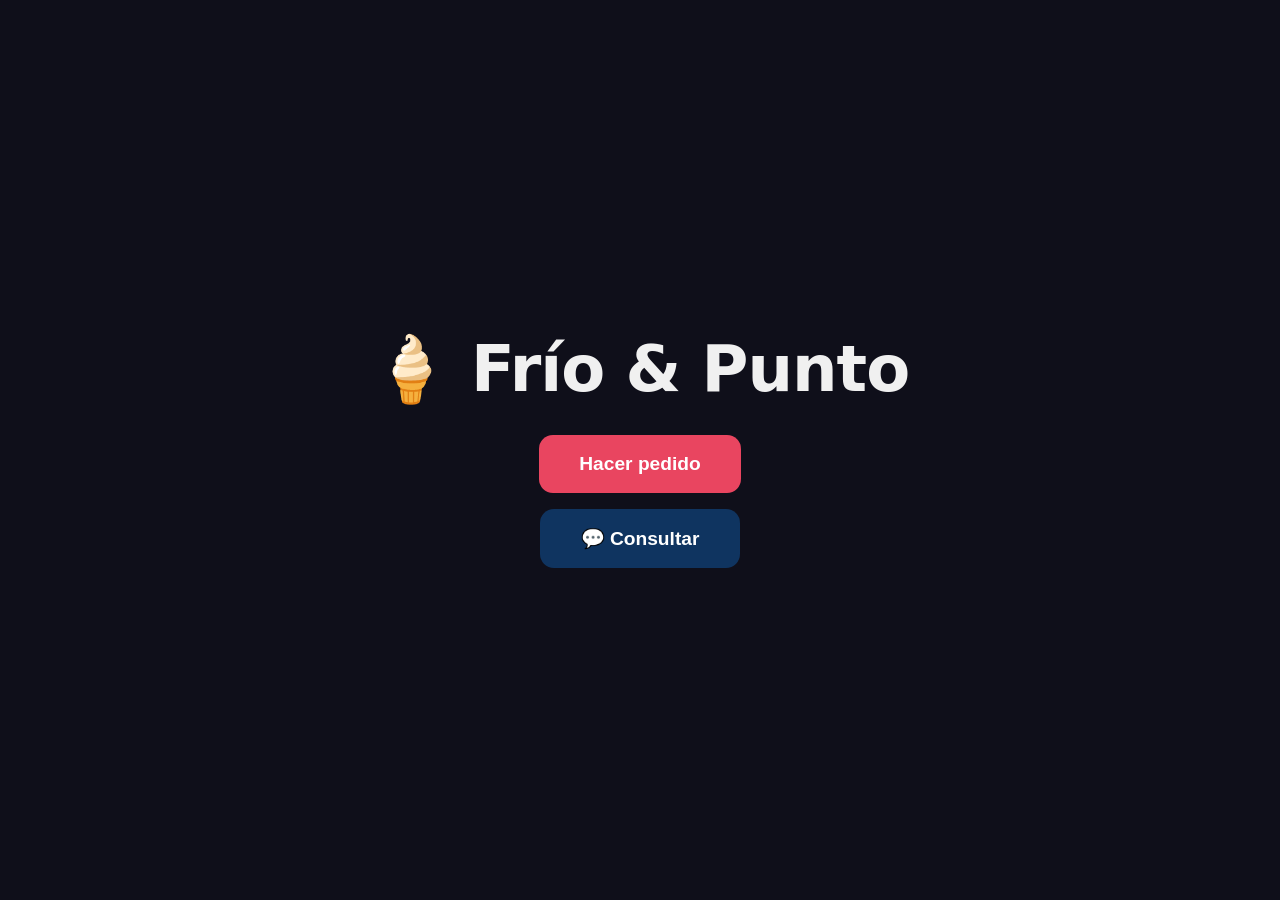
<file: frontend/index.html>
<!DOCTYPE html>
<html lang="es">
<head>
  <meta charset="UTF-8" />
  <meta name="viewport" content="width=device-width, initial-scale=1.0" />
  <title>Frío &amp; Punto</title>
  <link rel="stylesheet" href="style.css" />
</head>
<body>

<div id="app">

  <!-- ══════════════════════════════════════════
       PANTALLA 1 — INICIO
  ══════════════════════════════════════════ -->
  <div id="screen-inicio" class="screen active">
    <div class="logo">🍦 Frío &amp; Punto</div>
    <div class="acciones">
      <button class="btn-primario" onclick="irAProductos()">Hacer pedido</button>
      <button class="btn-secundario" onclick="toggleChat()">💬 Consultar</button>
    </div>
    <div id="chat-area">
      <div id="chat-mensajes"></div>
      <div class="chat-input-row">
        <input id="chat-input" type="text" placeholder="¿En qué te puedo ayudar?" autocomplete="off" />
        <button onclick="enviarConsulta()">Enviar</button>
      </div>
    </div>
  </div>

  <!-- ══════════════════════════════════════════
       PANTALLA 2 — ELEGÍ PRODUCTO
  ══════════════════════════════════════════ -->
  <div id="screen-productos" class="screen">
    <div class="screen-top">
      <button class="btn-volver" onclick="showScreen('inicio')">← Inicio</button>
      <h2>¿Qué tamaño?</h2>
    </div>
    <div id="productos-grid" class="grid-productos"></div>
  </div>

  <!-- ══════════════════════════════════════════
       PANTALLA 3 — ELEGÍ SABORES
  ══════════════════════════════════════════ -->
  <div id="screen-sabores" class="screen">
    <div class="screen-top">
      <button class="btn-volver" onclick="showScreen('productos')">← Volver</button>
      <h2 id="titulo-sabores">Elegí sabores</h2>
      <span id="contador-sabores" class="contador">0 / 0</span>
    </div>
    <label class="filtro-tacc">
      <input type="checkbox" id="filtro-sin-tacc" onchange="filtrarSabores()" />
      Filtrar sin TACC
    </label>
    <div id="sabores-grid" class="grid-sabores"></div>
    <div class="acciones-footer">
      <button id="btn-confirmar-sabores" class="btn-primario" disabled onclick="irAResumen()">
        Confirmar
      </button>
    </div>
  </div>

  <!-- ══════════════════════════════════════════
       PANTALLA 4 — RESUMEN
  ══════════════════════════════════════════ -->
  <div id="screen-resumen" class="screen">
    <div class="screen-top">
      <button id="btn-volver-sabores" class="btn-volver" onclick="showScreen('sabores')">← Volver</button>
      <h2>Tu pedido</h2>
    </div>
    <div id="resumen-detalle"></div>
    <div class="acciones-footer">
      <button id="btn-confirmar-pedido" class="btn-primario" onclick="confirmarPedido()">
        Confirmar
      </button>
      <button id="btn-nuevo-pedido" class="btn-primario" onclick="nuevoPedido()" style="display:none">
        Nuevo pedido
      </button>
    </div>
  </div>

</div><!-- #app -->

<script>
  const API = 'http://localhost:8000';

  // ── Estado global ──────────────────────────────────
  let productos        = [];
  let todosLosSabores  = [];
  let saboresMostrados = [];
  let selectedProducto = null;
  let selectedSabores  = [];   // [{id, nombre}]

  // ── Navegación ─────────────────────────────────────
  function showScreen(name) {
    document.querySelectorAll('.screen').forEach(s => s.classList.remove('active'));
    document.getElementById('screen-' + name).classList.add('active');
  }

  // ── PANTALLA 1 — INICIO ────────────────────────────
  async function irAProductos() {
    showScreen('productos');
    const grid = document.getElementById('productos-grid');
    grid.innerHTML = '<p class="msg-cargando">Cargando...</p>';

    try {
      const res = await fetch(`${API}/productos`);
      if (!res.ok) throw new Error();
      productos = await res.json();
      renderProductos();
    } catch {
      grid.innerHTML = '<p class="msg-error">No se pudo cargar el menú. Intentá de nuevo.</p>';
    }
  }

  function toggleChat() {
    document.getElementById('chat-area').classList.toggle('visible');
  }

  // ── PANTALLA 2 — PRODUCTOS ─────────────────────────
  function renderProductos() {
    const grid = document.getElementById('productos-grid');
    grid.innerHTML = productos.map(p => `
      <button class="card-producto" onclick="seleccionarProducto(${p.id})">
        <span class="nombre">${p.nombre}</span>
        <span class="precio">$${Number(p.precio).toLocaleString('es-AR')}</span>
      </button>
    `).join('');
  }

  async function seleccionarProducto(id) {
    selectedProducto  = productos.find(p => p.id === id);
    selectedSabores   = [];

    document.getElementById('titulo-sabores').textContent =
      `${selectedProducto.nombre} — elegí hasta ${selectedProducto.sabores_max}`;
    document.getElementById('filtro-sin-tacc').checked = false;

    showScreen('sabores');

    const grid = document.getElementById('sabores-grid');
    grid.innerHTML = '<p class="msg-cargando">Cargando sabores...</p>';

    try {
      const res = await fetch(`${API}/sabores`);
      if (!res.ok) throw new Error();
      todosLosSabores  = await res.json();
      saboresMostrados = [...todosLosSabores];
      actualizarContador();
      renderSabores();
    } catch {
      grid.innerHTML = '<p class="msg-error">No se pudieron cargar los sabores.</p>';
    }
  }

  // ── PANTALLA 3 — SABORES ───────────────────────────
  function renderSabores() {
    const max  = selectedProducto.sabores_max;
    const grid = document.getElementById('sabores-grid');

    grid.innerHTML = saboresMostrados.map(s => {
      const sel = selectedSabores.some(x => x.id === s.id);
      const dis = !sel && selectedSabores.length >= max;
      // Escapamos comillas en el nombre para el inline handler
      const nombreEscapado = s.nombre.replace(/'/g, "\\'");
      return `
        <label class="card-sabor ${sel ? 'seleccionado' : ''} ${dis ? 'deshabilitado' : ''}">
          <input type="checkbox"
                 ${sel ? 'checked' : ''}
                 ${dis ? 'disabled' : ''}
                 onchange="toggleSabor(${s.id}, this.checked, '${nombreEscapado}')">
          <span class="sabor-nombre">${s.nombre}</span>
          ${s.sin_tacc ? '<span class="badge">Sin TACC</span>' : ''}
        </label>
      `;
    }).join('');
  }

  function toggleSabor(id, checked, nombre) {
    if (checked) {
      selectedSabores.push({ id, nombre });
    } else {
      selectedSabores = selectedSabores.filter(s => s.id !== id);
    }
    actualizarContador();
    renderSabores();
  }

  function filtrarSabores() {
    const sinTacc    = document.getElementById('filtro-sin-tacc').checked;
    saboresMostrados = sinTacc
      ? todosLosSabores.filter(s => s.sin_tacc)
      : [...todosLosSabores];

    // Deseleccionar sabores que quedaron ocultos por el filtro
    selectedSabores = selectedSabores.filter(
      s => saboresMostrados.some(sv => sv.id === s.id)
    );

    actualizarContador();
    renderSabores();
  }

  function actualizarContador() {
    const max = selectedProducto?.sabores_max ?? 0;
    document.getElementById('contador-sabores').textContent =
      `${selectedSabores.length} / ${max}`;
    document.getElementById('btn-confirmar-sabores').disabled =
      selectedSabores.length === 0;
  }

  function irAResumen() {
    if (selectedSabores.length === 0) return;

    // Resetear estado del botón confirmar por si volvemos después de confirmar
    const btnConfirmar = document.getElementById('btn-confirmar-pedido');
    const btnNuevo     = document.getElementById('btn-nuevo-pedido');
    btnConfirmar.style.display = '';
    btnConfirmar.disabled      = false;
    btnConfirmar.textContent   = 'Confirmar';
    btnNuevo.style.display     = 'none';
    document.getElementById('btn-volver-sabores').style.display = '';

    renderResumen();
    showScreen('resumen');
  }

  // ── PANTALLA 4 — RESUMEN ───────────────────────────
  function renderResumen() {
    document.getElementById('resumen-detalle').innerHTML = `
      <div class="resumen-box">
        <div class="resumen-producto-nombre">${selectedProducto.nombre}</div>
        <div class="resumen-precio">$${Number(selectedProducto.precio).toLocaleString('es-AR')}</div>
        <ul class="resumen-sabores">
          ${selectedSabores.map(s => `<li>${s.nombre}</li>`).join('')}
        </ul>
      </div>
    `;
  }

  async function confirmarPedido() {
    const btn = document.getElementById('btn-confirmar-pedido');
    btn.disabled     = true;
    btn.textContent  = 'Confirmando...';

    try {
      const res = await fetch(`${API}/pedido`, {
        method:  'POST',
        headers: { 'Content-Type': 'application/json' },
        body:    JSON.stringify({
          producto_id:      selectedProducto.id,
          sabores_elegidos: selectedSabores,
        }),
      });

      if (!res.ok) {
        const err = await res.json();
        alert('Error: ' + (err.detail ?? 'No se pudo crear el pedido'));
        btn.disabled    = false;
        btn.textContent = 'Confirmar';
        return;
      }

      const pedido = await res.json();

      document.getElementById('resumen-detalle').innerHTML = `
        <div class="resumen-box">
          <div class="confirmado">✓ Pedido confirmado</div>
          <div class="pedido-id">Pedido #${pedido.id}</div>
          <div class="resumen-producto-nombre">${selectedProducto.nombre}</div>
          <div class="resumen-precio">$${Number(pedido.total).toLocaleString('es-AR')}</div>
          <ul class="resumen-sabores">
            ${pedido.sabores_elegidos.map(s => `<li>${s.nombre}</li>`).join('')}
          </ul>
        </div>
      `;

      btn.style.display = 'none';
      document.getElementById('btn-nuevo-pedido').style.display  = '';
      document.getElementById('btn-volver-sabores').style.display = 'none';

    } catch {
      alert('Error de conexión. Intentá de nuevo.');
      btn.disabled    = false;
      btn.textContent = 'Confirmar';
    }
  }

  function nuevoPedido() {
    selectedProducto  = null;
    selectedSabores   = [];
    todosLosSabores   = [];
    saboresMostrados  = [];
    showScreen('inicio');
  }

  // ── CHAT IA ────────────────────────────────────────
  async function enviarConsulta() {
    const input = document.getElementById('chat-input');
    const query = input.value.trim();
    if (!query) return;

    input.value = '';
    agregarMensaje('usuario', query);

    try {
      const res = await fetch(`${API}/ia/ask`, {
        method:  'POST',
        headers: { 'Content-Type': 'application/json' },
        body:    JSON.stringify({ query }),
      });

      if (!res.ok) {
        agregarMensaje('ia', 'Asistente no disponible. Consultá en caja.');
        return;
      }

      const data = await res.json();
      agregarMensaje('ia', data.answer);
    } catch {
      agregarMensaje('ia', 'Asistente no disponible. Consultá en caja.');
    }
  }

  function agregarMensaje(tipo, texto) {
    const contenedor = document.getElementById('chat-mensajes');
    const div        = document.createElement('div');
    div.className    = 'mensaje ' + tipo;
    div.textContent  = texto;
    contenedor.appendChild(div);
    contenedor.scrollTop = contenedor.scrollHeight;
  }

  document.getElementById('chat-input').addEventListener('keydown', e => {
    if (e.key === 'Enter') enviarConsulta();
  });
</script>

</body>
</html>
</file>
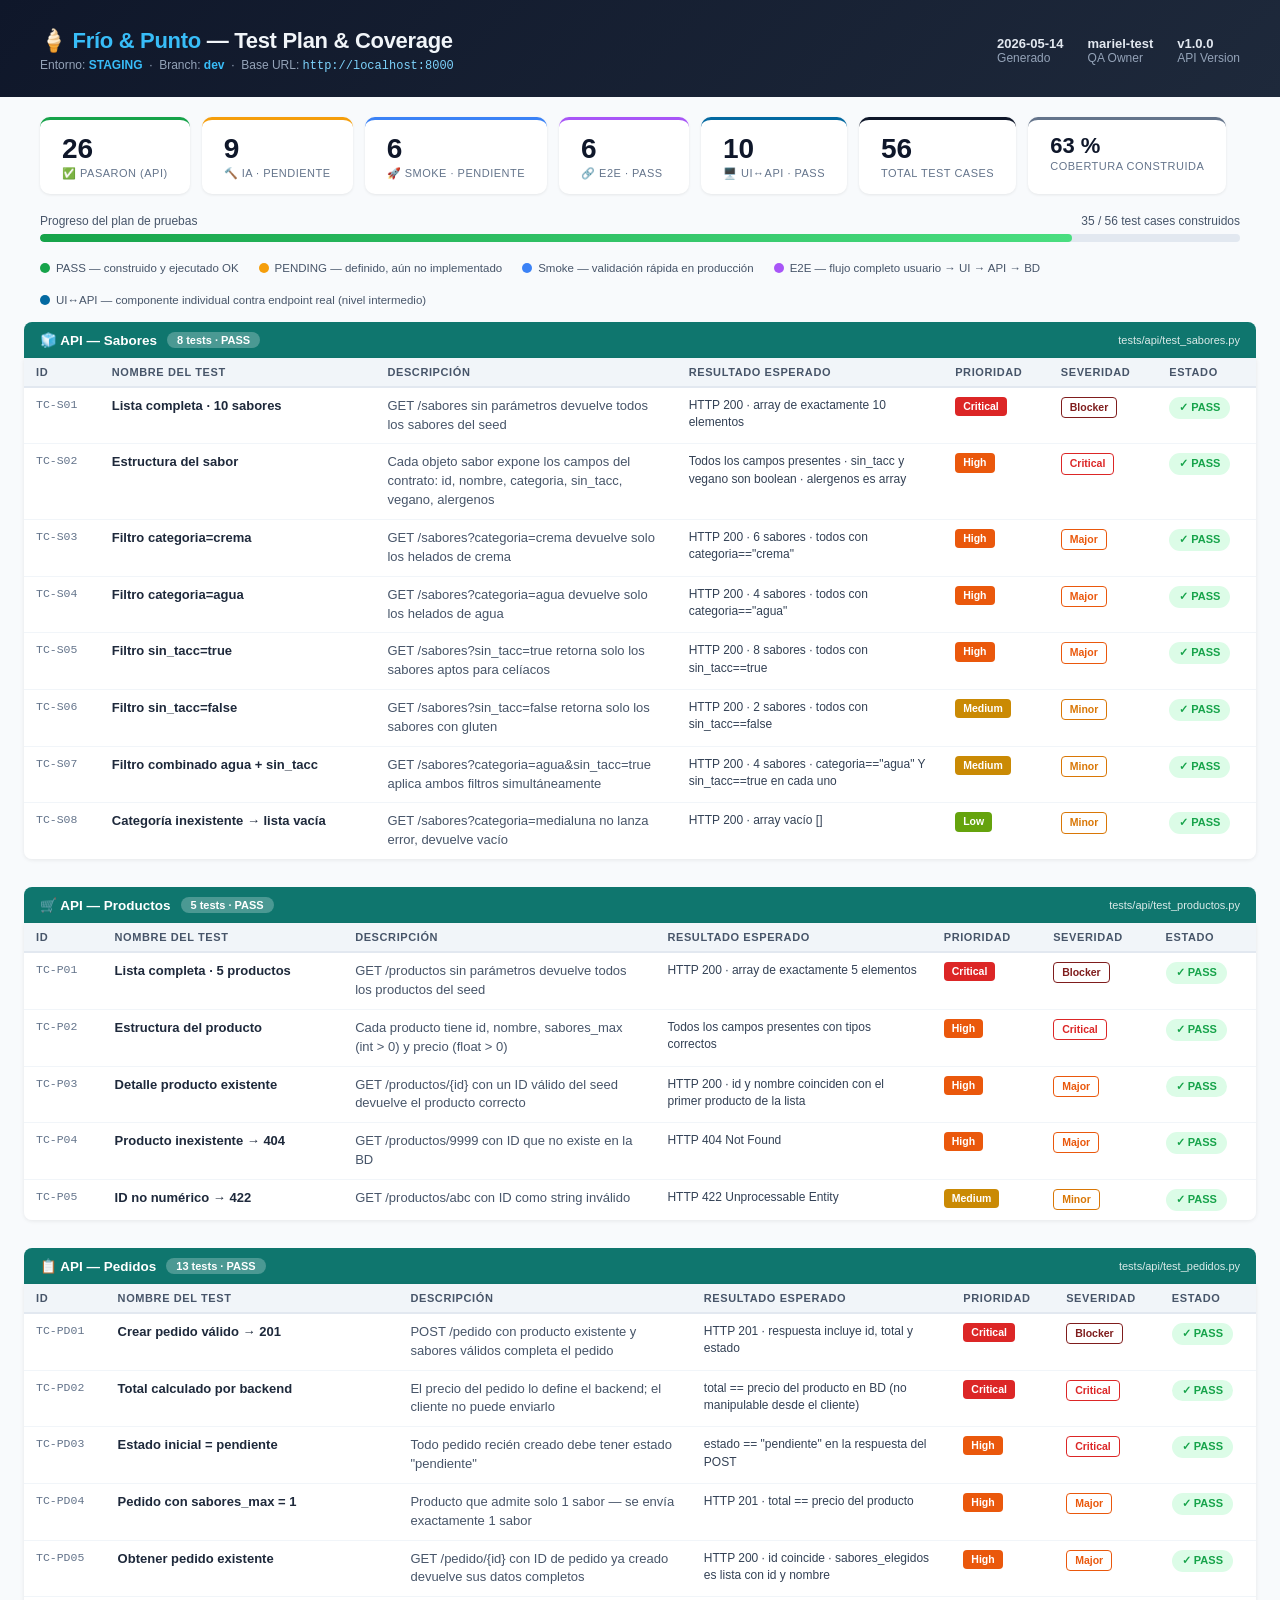
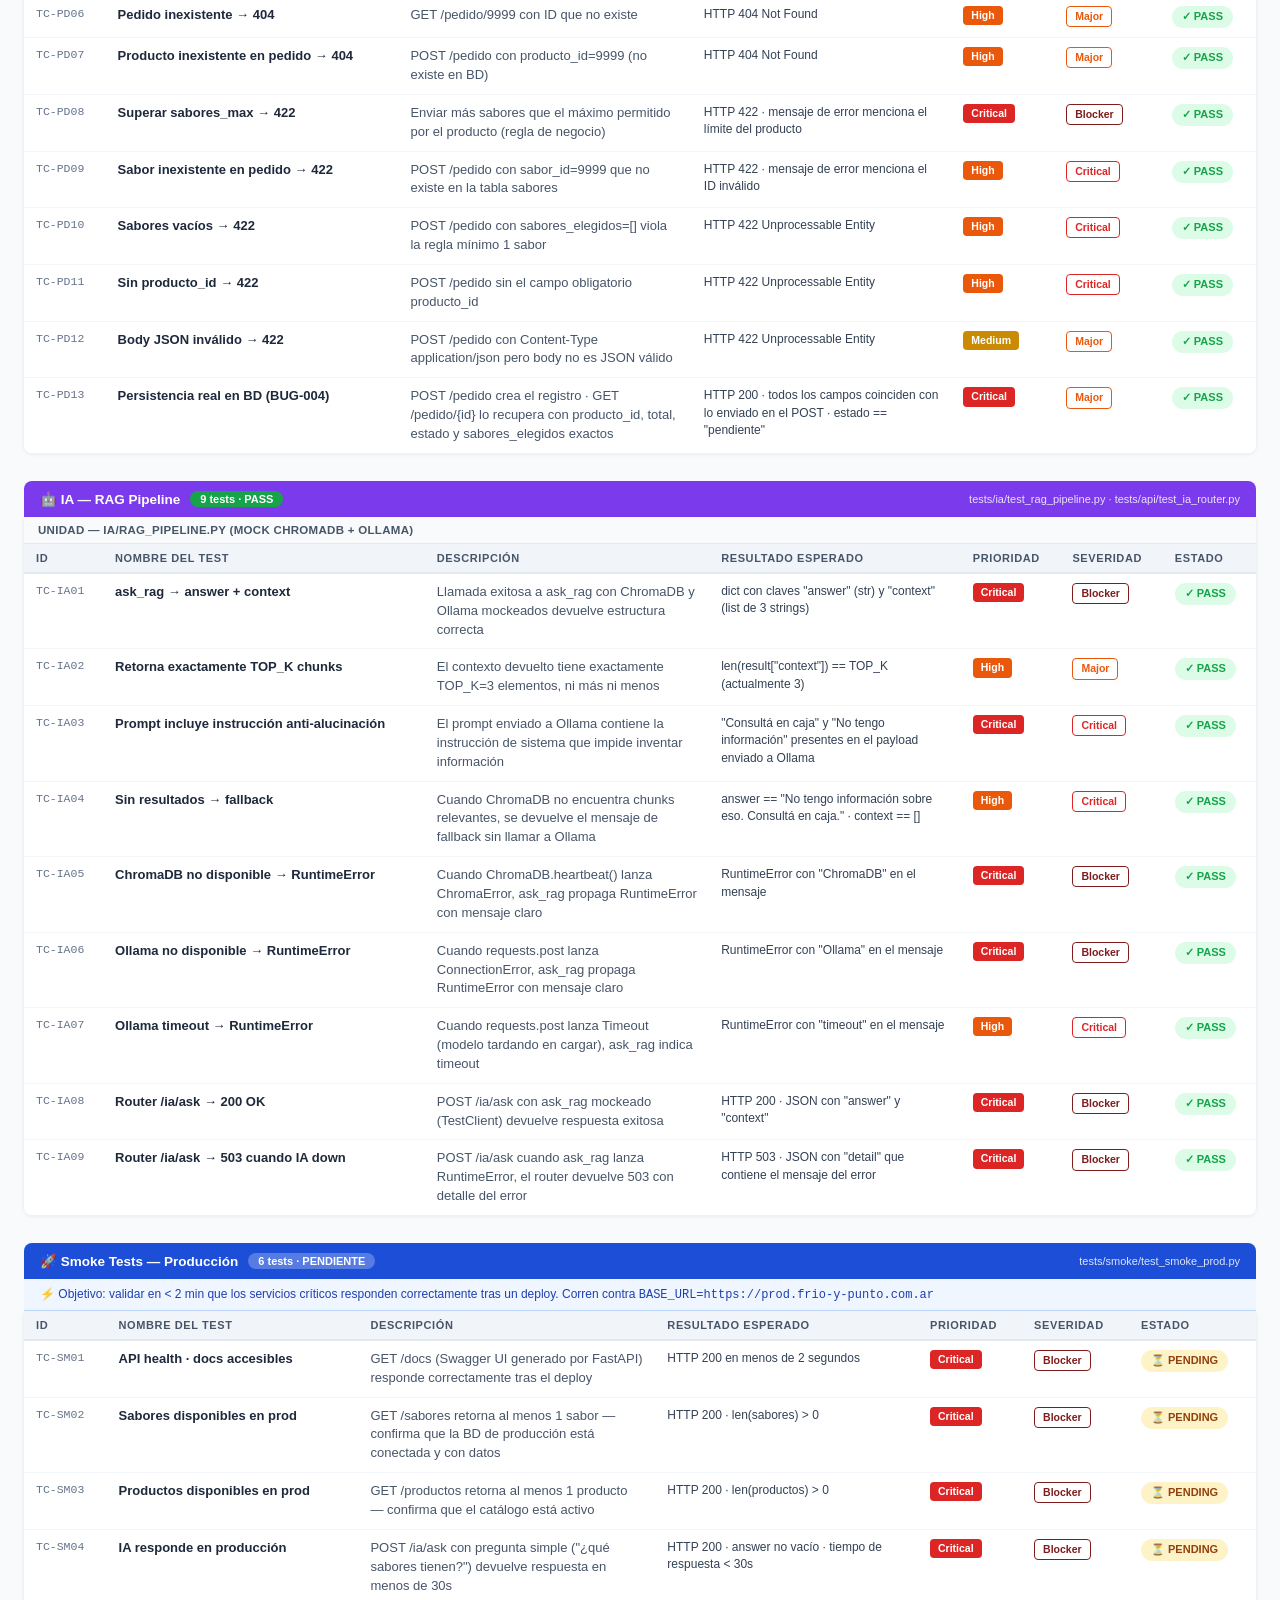
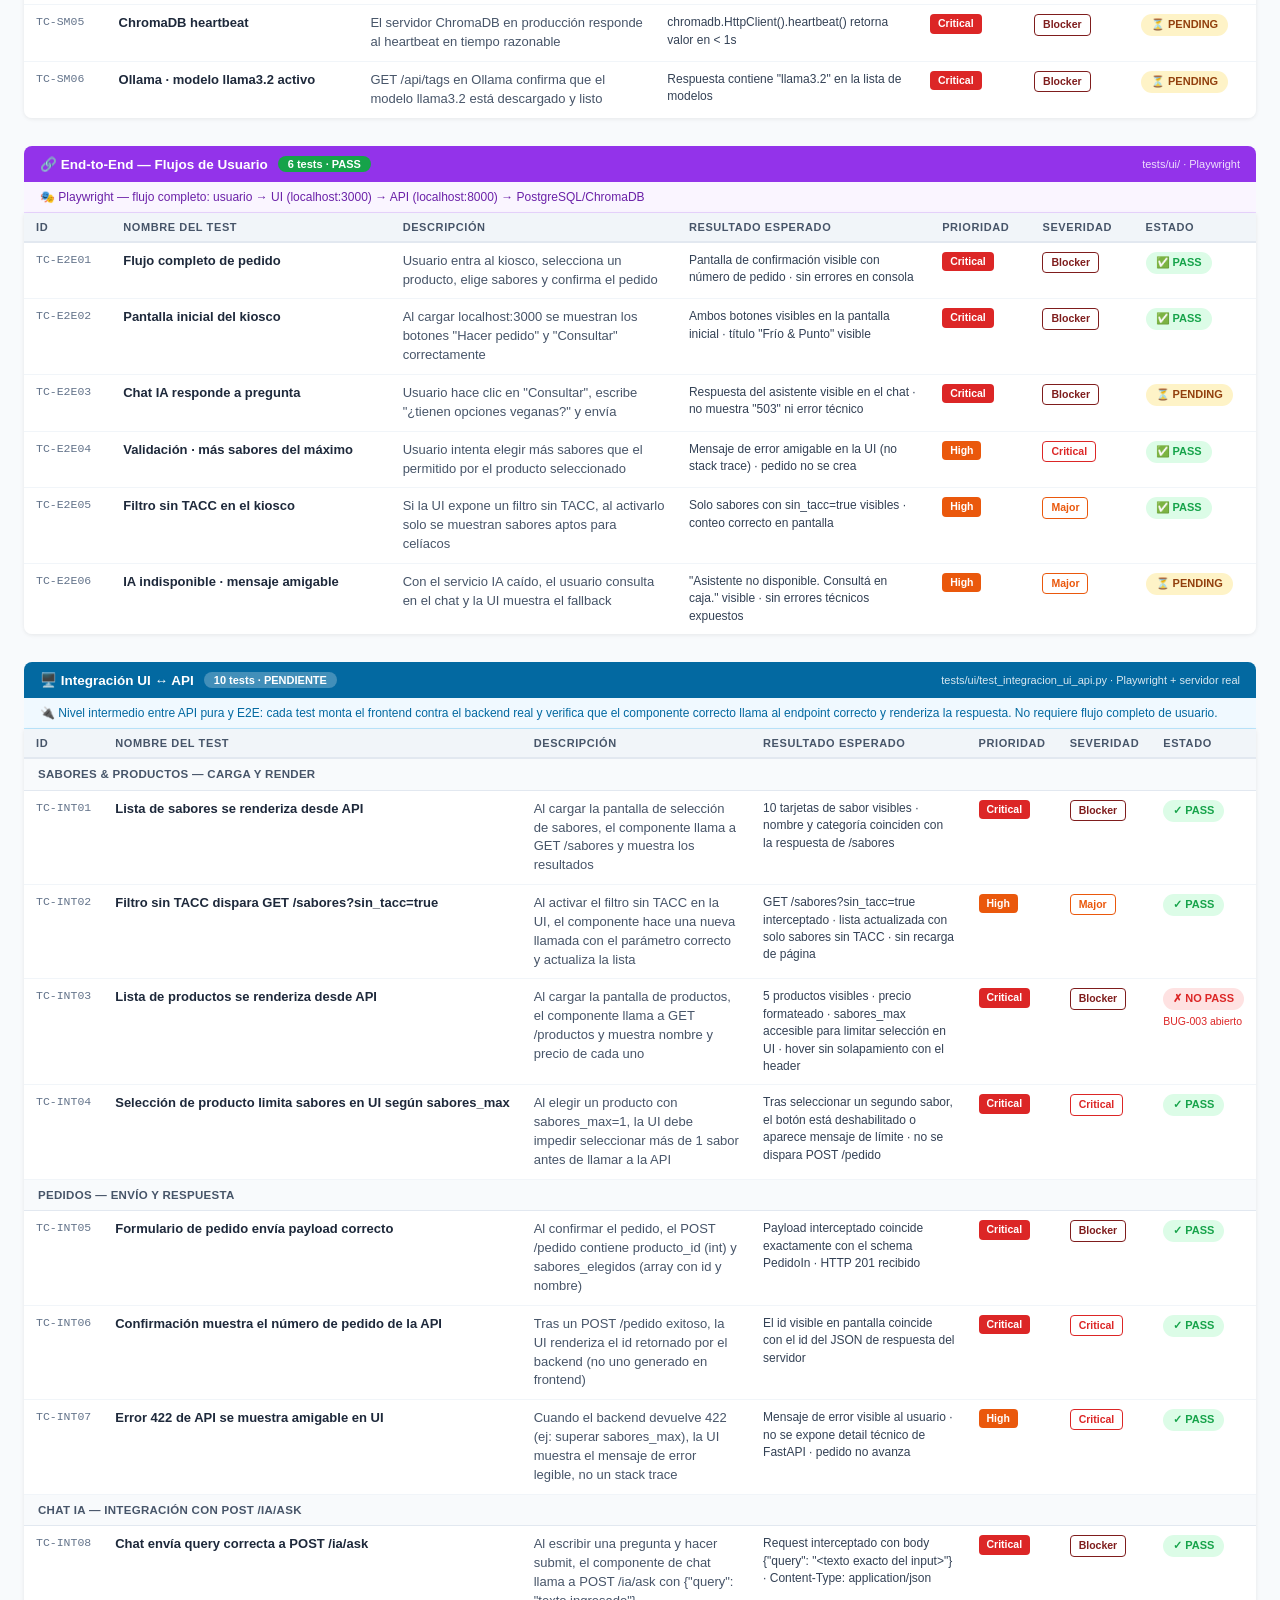
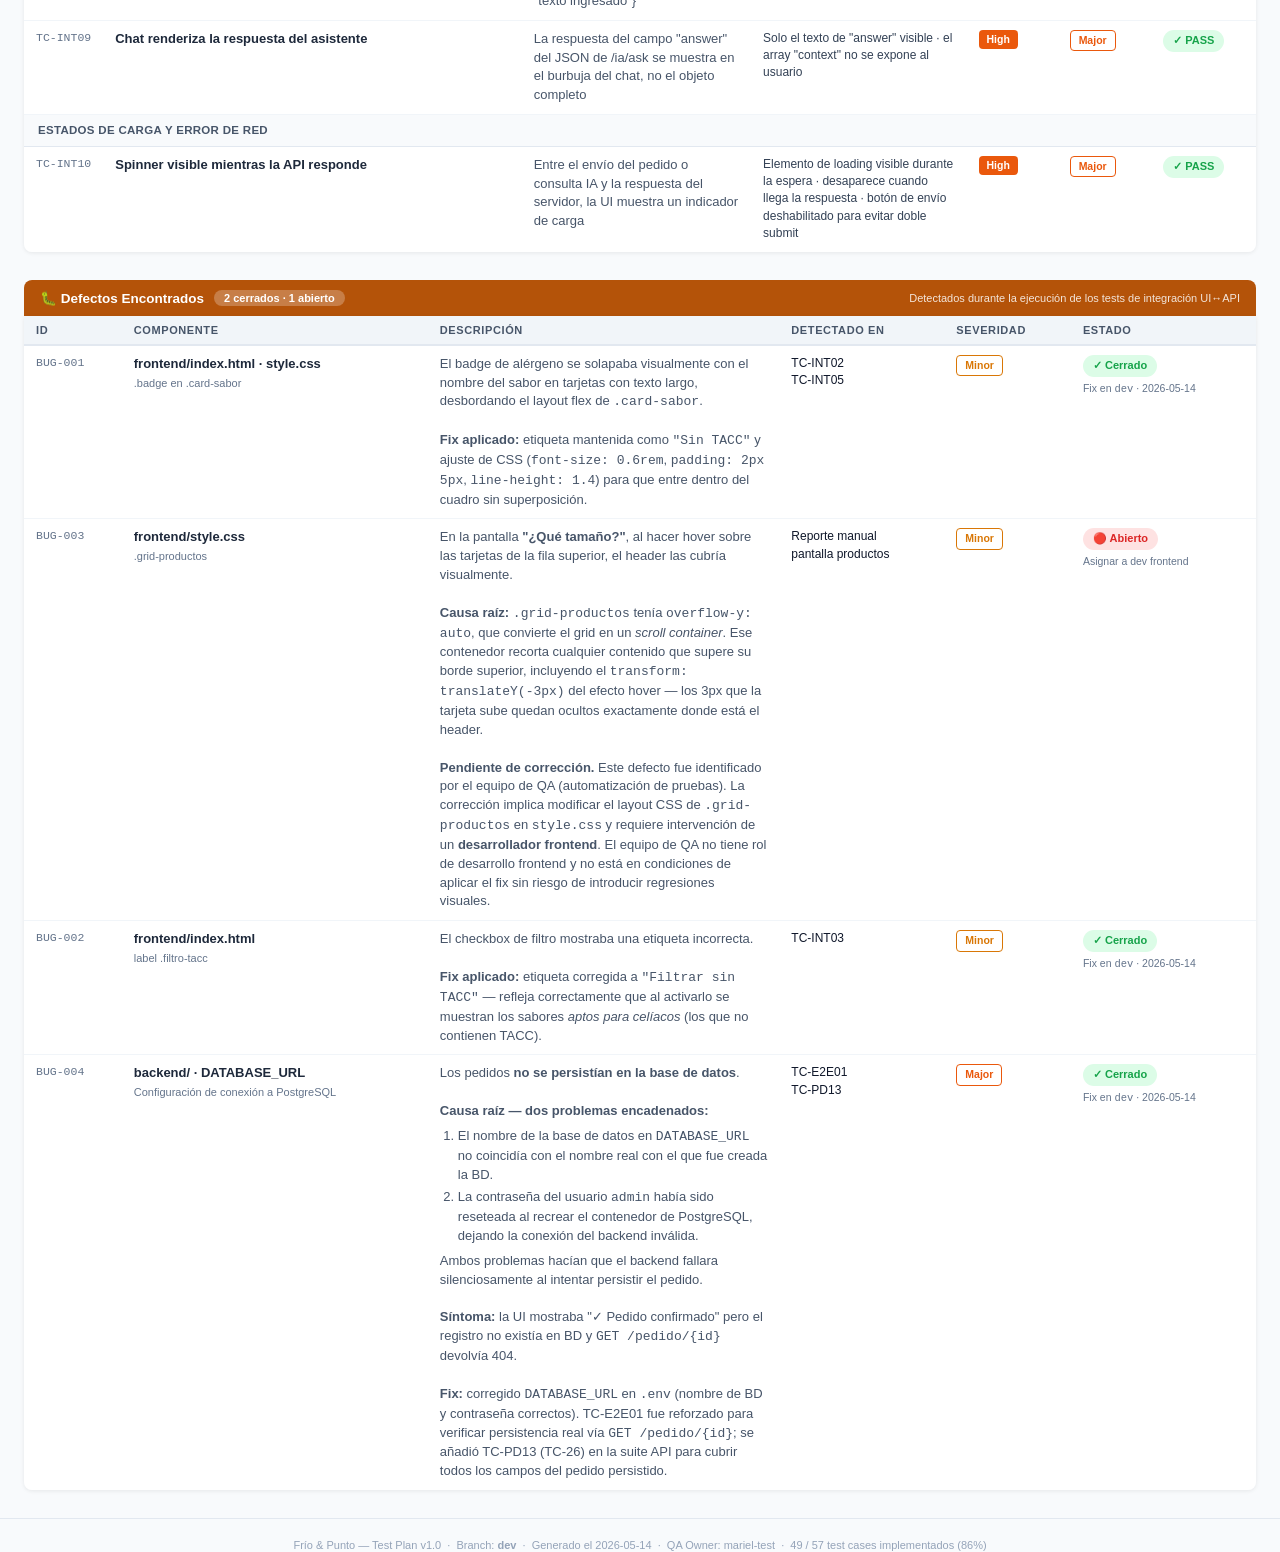
<file: reports/test_plan_stage.html>
<!DOCTYPE html>
<html lang="es">
<head>
  <meta charset="UTF-8" />
  <meta name="viewport" content="width=device-width, initial-scale=1.0" />
  <title>Frío & Punto — Test Plan &amp; Coverage · Stage</title>
  <style>
    :root {
      --pass:    #16a34a;
      --pass-bg: #dcfce7;
      --pending: #92400e;
      --pending-bg: #fef3c7;
      --smoke-bg: #eff6ff;
      --smoke:   #1e40af;
      --e2e-bg:  #faf5ff;
      --e2e:     #6b21a8;
      --section-api:    #0f766e;
      --section-ia:     #7c3aed;
      --section-smoke:  #1d4ed8;
      --section-e2e:    #9333ea;
      --section-int:    #0369a1;
      --pri-critical: #dc2626;
      --pri-high:     #ea580c;
      --pri-medium:   #ca8a04;
      --pri-low:      #65a30d;
      --sev-blocker:  #7f1d1d;
      --sev-critical: #dc2626;
      --sev-major:    #ea580c;
      --sev-minor:    #d97706;
      --sev-trivial:  #6b7280;
    }

    * { box-sizing: border-box; margin: 0; padding: 0; }

    body {
      font-family: -apple-system, BlinkMacSystemFont, 'Segoe UI', sans-serif;
      background: #f8fafc;
      color: #0f172a;
      font-size: 13px;
    }

    /* ── Header ── */
    header {
      background: linear-gradient(135deg, #0f172a 0%, #1e293b 100%);
      color: #f1f5f9;
      padding: 28px 40px 24px;
      display: flex;
      align-items: center;
      justify-content: space-between;
      gap: 20px;
    }
    header h1 { font-size: 22px; font-weight: 700; letter-spacing: -0.3px; }
    header h1 span { color: #38bdf8; }
    .header-meta { display: flex; gap: 24px; font-size: 12px; color: #94a3b8; }
    .header-meta b { color: #e2e8f0; display: block; font-size: 13px; }

    /* ── Summary cards ── */
    .summary {
      display: flex;
      gap: 12px;
      padding: 20px 40px;
      flex-wrap: wrap;
    }
    .card {
      background: white;
      border-radius: 10px;
      padding: 14px 22px;
      min-width: 130px;
      box-shadow: 0 1px 3px rgba(0,0,0,.08);
      border-top: 3px solid #e2e8f0;
    }
    .card.pass   { border-color: var(--pass); }
    .card.pending{ border-color: #f59e0b; }
    .card.smoke  { border-color: #3b82f6; }
    .card.e2e    { border-color: #a855f7; }
    .card .num {
      font-size: 28px;
      font-weight: 700;
      line-height: 1.1;
      color: #0f172a;
    }
    .card .label { font-size: 11px; color: #64748b; margin-top: 2px; text-transform: uppercase; letter-spacing: .5px; }

    /* ── Legend ── */
    .legend {
      display: flex;
      gap: 20px;
      padding: 0 40px 16px;
      flex-wrap: wrap;
      font-size: 11.5px;
      color: #475569;
    }
    .legend-item { display: flex; align-items: center; gap: 6px; }
    .dot { width: 10px; height: 10px; border-radius: 50%; display: inline-block; }

    /* ── Section wrapper ── */
    .section { margin: 0 24px 28px; }
    .section-header {
      display: flex;
      align-items: center;
      gap: 10px;
      padding: 10px 16px;
      border-radius: 8px 8px 0 0;
      color: white;
      font-weight: 600;
      font-size: 13.5px;
    }
    .section-header .badge {
      background: rgba(255,255,255,.25);
      border-radius: 20px;
      padding: 2px 10px;
      font-size: 11px;
      font-weight: 700;
    }
    .bg-api   { background: var(--section-api); }
    .bg-ia    { background: var(--section-ia); }
    .bg-smoke { background: var(--section-smoke); }
    .bg-e2e   { background: var(--section-e2e); }
    .bg-int   { background: var(--section-int); }

    /* ── Table ── */
    .tbl-wrap {
      overflow-x: auto;
      border-radius: 0 0 8px 8px;
      box-shadow: 0 1px 4px rgba(0,0,0,.08);
    }
    table {
      width: 100%;
      border-collapse: collapse;
      background: white;
    }
    thead th {
      background: #f1f5f9;
      padding: 8px 12px;
      text-align: left;
      font-size: 11px;
      text-transform: uppercase;
      letter-spacing: .6px;
      color: #475569;
      font-weight: 600;
      border-bottom: 2px solid #e2e8f0;
      white-space: nowrap;
    }
    tbody tr { border-bottom: 1px solid #f1f5f9; }
    tbody tr:last-child { border-bottom: none; }
    tbody tr:hover { background: #f8fafc; }
    td { padding: 9px 12px; vertical-align: top; line-height: 1.45; }
    td.id { font-family: 'Courier New', monospace; font-size: 11.5px; color: #64748b; white-space: nowrap; }
    td.name { font-weight: 600; color: #1e293b; white-space: nowrap; }
    td.desc { color: #475569; max-width: 260px; }
    td.expected { color: #334155; max-width: 230px; font-size: 12px; }

    /* ── Status badge ── */
    .status {
      display: inline-flex;
      align-items: center;
      gap: 5px;
      padding: 3px 10px;
      border-radius: 20px;
      font-size: 11px;
      font-weight: 700;
      white-space: nowrap;
    }
    .status.pass    { background: var(--pass-bg);    color: var(--pass); }
    .status.pending { background: var(--pending-bg); color: var(--pending); }

    /* ── Priority badge ── */
    .pri {
      display: inline-block;
      padding: 2px 8px;
      border-radius: 4px;
      font-size: 10.5px;
      font-weight: 700;
      white-space: nowrap;
      color: white;
    }
    .pri.critical { background: var(--pri-critical); }
    .pri.high     { background: var(--pri-high); }
    .pri.medium   { background: var(--pri-medium); }
    .pri.low      { background: var(--pri-low); }

    /* ── Severity badge ── */
    .sev {
      display: inline-block;
      padding: 2px 8px;
      border-radius: 4px;
      font-size: 10.5px;
      font-weight: 600;
      white-space: nowrap;
      border: 1.5px solid;
    }
    .sev.blocker  { color: var(--sev-blocker);  border-color: var(--sev-blocker);  }
    .sev.critical { color: var(--sev-critical); border-color: var(--sev-critical); }
    .sev.major    { color: var(--sev-major);    border-color: var(--sev-major);    }
    .sev.minor    { color: var(--sev-minor);    border-color: var(--sev-minor);    }
    .sev.trivial  { color: var(--sev-trivial);  border-color: var(--sev-trivial);  }

    /* ── Section label (subsection) ── */
    .subsection {
      padding: 7px 14px;
      background: #f8fafc;
      font-size: 11.5px;
      font-weight: 600;
      color: #475569;
      border-bottom: 1px solid #e2e8f0;
      letter-spacing: .3px;
      text-transform: uppercase;
    }

    /* ── Footer ── */
    footer {
      text-align: center;
      padding: 20px;
      color: #94a3b8;
      font-size: 11px;
      border-top: 1px solid #e2e8f0;
      margin-top: 10px;
    }

    /* ── Progress bar ── */
    .progress-wrap { padding: 0 40px 20px; }
    .progress-label { font-size: 12px; color: #475569; margin-bottom: 6px; display: flex; justify-content: space-between; }
    .progress-bar { height: 8px; background: #e2e8f0; border-radius: 4px; overflow: hidden; }
    .progress-fill { height: 100%; background: linear-gradient(90deg, #16a34a, #4ade80); border-radius: 4px; }
  </style>
</head>
<body>

<!-- ════════════════════════════════════════════════
     HEADER
════════════════════════════════════════════════ -->
<header>
  <div>
    <h1>🍦 <span>Frío &amp; Punto</span> — Test Plan &amp; Coverage</h1>
    <div style="font-size:12px;color:#94a3b8;margin-top:4px;">
      Entorno: <strong style="color:#38bdf8;">STAGING</strong> &nbsp;·&nbsp;
      Branch: <strong style="color:#38bdf8;">dev</strong> &nbsp;·&nbsp;
      Base URL: <code style="color:#7dd3fc;">http://localhost:8000</code>
    </div>
  </div>
  <div class="header-meta">
    <div><b>2026-05-14</b>Generado</div>
    <div><b>mariel-test</b>QA Owner</div>
    <div><b>v1.0.0</b>API Version</div>
  </div>
</header>

<!-- ════════════════════════════════════════════════
     SUMMARY CARDS
════════════════════════════════════════════════ -->
<div class="summary">
  <div class="card pass">
    <div class="num">26</div>
    <div class="label">✅ Pasaron (API)</div>
  </div>
  <div class="card pending">
    <div class="num">9</div>
    <div class="label">🔨 IA · Pendiente</div>
  </div>
  <div class="card smoke">
    <div class="num">6</div>
    <div class="label">🚀 Smoke · Pendiente</div>
  </div>
  <div class="card e2e">
    <div class="num">6</div>
    <div class="label">🔗 E2E · PASS</div>
  </div>
  <div class="card" style="border-color:#0369a1;">
    <div class="num">10</div>
    <div class="label">🖥️ UI↔API · PASS</div>
  </div>
  <div class="card" style="border-color:#0f172a;">
    <div class="num">56</div>
    <div class="label">Total Test Cases</div>
  </div>
  <div class="card" style="border-color:#64748b;min-width:160px;">
    <div class="num" style="font-size:22px;">63 %</div>
    <div class="label">Cobertura Construida</div>
  </div>
</div>

<div class="progress-wrap">
  <div class="progress-label">
    <span>Progreso del plan de pruebas</span>
    <span>35 / 56 test cases construidos</span>
  </div>
  <div class="progress-bar"><div class="progress-fill" style="width:86%"></div></div>
</div>

<div class="legend">
  <div class="legend-item"><span class="dot" style="background:var(--pass)"></span> PASS — construido y ejecutado OK</div>
  <div class="legend-item"><span class="dot" style="background:#f59e0b"></span> PENDING — definido, aún no implementado</div>
  <div class="legend-item"><span class="dot" style="background:#3b82f6"></span> Smoke — validación rápida en producción</div>
  <div class="legend-item"><span class="dot" style="background:#a855f7"></span> E2E — flujo completo usuario → UI → API → BD</div>
  <div class="legend-item"><span class="dot" style="background:#0369a1"></span> UI↔API — componente individual contra endpoint real (nivel intermedio)</div>
</div>


<!-- ════════════════════════════════════════════════
     SECCIÓN 1 — API · SABORES
════════════════════════════════════════════════ -->
<div class="section">
  <div class="section-header bg-api">
    🧊 API — Sabores
    <span class="badge">8 tests · PASS</span>
    <span style="margin-left:auto;font-size:11px;font-weight:400;opacity:.85;">tests/api/test_sabores.py</span>
  </div>
  <div class="tbl-wrap">
    <table>
      <thead>
        <tr>
          <th>ID</th><th>Nombre del Test</th><th>Descripción</th>
          <th>Resultado Esperado</th><th>Prioridad</th><th>Severidad</th><th>Estado</th>
        </tr>
      </thead>
      <tbody>
        <tr>
          <td class="id">TC-S01</td>
          <td class="name">Lista completa · 10 sabores</td>
          <td class="desc">GET /sabores sin parámetros devuelve todos los sabores del seed</td>
          <td class="expected">HTTP 200 · array de exactamente 10 elementos</td>
          <td><span class="pri critical">Critical</span></td>
          <td><span class="sev blocker">Blocker</span></td>
          <td><span class="status pass">✓ PASS</span></td>
        </tr>
        <tr>
          <td class="id">TC-S02</td>
          <td class="name">Estructura del sabor</td>
          <td class="desc">Cada objeto sabor expone los campos del contrato: id, nombre, categoria, sin_tacc, vegano, alergenos</td>
          <td class="expected">Todos los campos presentes · sin_tacc y vegano son boolean · alergenos es array</td>
          <td><span class="pri high">High</span></td>
          <td><span class="sev critical">Critical</span></td>
          <td><span class="status pass">✓ PASS</span></td>
        </tr>
        <tr>
          <td class="id">TC-S03</td>
          <td class="name">Filtro categoria=crema</td>
          <td class="desc">GET /sabores?categoria=crema devuelve solo los helados de crema</td>
          <td class="expected">HTTP 200 · 6 sabores · todos con categoria=="crema"</td>
          <td><span class="pri high">High</span></td>
          <td><span class="sev major">Major</span></td>
          <td><span class="status pass">✓ PASS</span></td>
        </tr>
        <tr>
          <td class="id">TC-S04</td>
          <td class="name">Filtro categoria=agua</td>
          <td class="desc">GET /sabores?categoria=agua devuelve solo los helados de agua</td>
          <td class="expected">HTTP 200 · 4 sabores · todos con categoria=="agua"</td>
          <td><span class="pri high">High</span></td>
          <td><span class="sev major">Major</span></td>
          <td><span class="status pass">✓ PASS</span></td>
        </tr>
        <tr>
          <td class="id">TC-S05</td>
          <td class="name">Filtro sin_tacc=true</td>
          <td class="desc">GET /sabores?sin_tacc=true retorna solo los sabores aptos para celíacos</td>
          <td class="expected">HTTP 200 · 8 sabores · todos con sin_tacc==true</td>
          <td><span class="pri high">High</span></td>
          <td><span class="sev major">Major</span></td>
          <td><span class="status pass">✓ PASS</span></td>
        </tr>
        <tr>
          <td class="id">TC-S06</td>
          <td class="name">Filtro sin_tacc=false</td>
          <td class="desc">GET /sabores?sin_tacc=false retorna solo los sabores con gluten</td>
          <td class="expected">HTTP 200 · 2 sabores · todos con sin_tacc==false</td>
          <td><span class="pri medium">Medium</span></td>
          <td><span class="sev minor">Minor</span></td>
          <td><span class="status pass">✓ PASS</span></td>
        </tr>
        <tr>
          <td class="id">TC-S07</td>
          <td class="name">Filtro combinado agua + sin_tacc</td>
          <td class="desc">GET /sabores?categoria=agua&sin_tacc=true aplica ambos filtros simultáneamente</td>
          <td class="expected">HTTP 200 · 4 sabores · categoria=="agua" Y sin_tacc==true en cada uno</td>
          <td><span class="pri medium">Medium</span></td>
          <td><span class="sev minor">Minor</span></td>
          <td><span class="status pass">✓ PASS</span></td>
        </tr>
        <tr>
          <td class="id">TC-S08</td>
          <td class="name">Categoría inexistente → lista vacía</td>
          <td class="desc">GET /sabores?categoria=medialuna no lanza error, devuelve vacío</td>
          <td class="expected">HTTP 200 · array vacío []</td>
          <td><span class="pri low">Low</span></td>
          <td><span class="sev minor">Minor</span></td>
          <td><span class="status pass">✓ PASS</span></td>
        </tr>
      </tbody>
    </table>
  </div>
</div>


<!-- ════════════════════════════════════════════════
     SECCIÓN 2 — API · PRODUCTOS
════════════════════════════════════════════════ -->
<div class="section">
  <div class="section-header bg-api">
    🛒 API — Productos
    <span class="badge">5 tests · PASS</span>
    <span style="margin-left:auto;font-size:11px;font-weight:400;opacity:.85;">tests/api/test_productos.py</span>
  </div>
  <div class="tbl-wrap">
    <table>
      <thead>
        <tr>
          <th>ID</th><th>Nombre del Test</th><th>Descripción</th>
          <th>Resultado Esperado</th><th>Prioridad</th><th>Severidad</th><th>Estado</th>
        </tr>
      </thead>
      <tbody>
        <tr>
          <td class="id">TC-P01</td>
          <td class="name">Lista completa · 5 productos</td>
          <td class="desc">GET /productos sin parámetros devuelve todos los productos del seed</td>
          <td class="expected">HTTP 200 · array de exactamente 5 elementos</td>
          <td><span class="pri critical">Critical</span></td>
          <td><span class="sev blocker">Blocker</span></td>
          <td><span class="status pass">✓ PASS</span></td>
        </tr>
        <tr>
          <td class="id">TC-P02</td>
          <td class="name">Estructura del producto</td>
          <td class="desc">Cada producto tiene id, nombre, sabores_max (int > 0) y precio (float > 0)</td>
          <td class="expected">Todos los campos presentes con tipos correctos</td>
          <td><span class="pri high">High</span></td>
          <td><span class="sev critical">Critical</span></td>
          <td><span class="status pass">✓ PASS</span></td>
        </tr>
        <tr>
          <td class="id">TC-P03</td>
          <td class="name">Detalle producto existente</td>
          <td class="desc">GET /productos/{id} con un ID válido del seed devuelve el producto correcto</td>
          <td class="expected">HTTP 200 · id y nombre coinciden con el primer producto de la lista</td>
          <td><span class="pri high">High</span></td>
          <td><span class="sev major">Major</span></td>
          <td><span class="status pass">✓ PASS</span></td>
        </tr>
        <tr>
          <td class="id">TC-P04</td>
          <td class="name">Producto inexistente → 404</td>
          <td class="desc">GET /productos/9999 con ID que no existe en la BD</td>
          <td class="expected">HTTP 404 Not Found</td>
          <td><span class="pri high">High</span></td>
          <td><span class="sev major">Major</span></td>
          <td><span class="status pass">✓ PASS</span></td>
        </tr>
        <tr>
          <td class="id">TC-P05</td>
          <td class="name">ID no numérico → 422</td>
          <td class="desc">GET /productos/abc con ID como string inválido</td>
          <td class="expected">HTTP 422 Unprocessable Entity</td>
          <td><span class="pri medium">Medium</span></td>
          <td><span class="sev minor">Minor</span></td>
          <td><span class="status pass">✓ PASS</span></td>
        </tr>
      </tbody>
    </table>
  </div>
</div>


<!-- ════════════════════════════════════════════════
     SECCIÓN 3 — API · PEDIDOS
════════════════════════════════════════════════ -->
<div class="section">
  <div class="section-header bg-api">
    📋 API — Pedidos
    <span class="badge">13 tests · PASS</span>
    <span style="margin-left:auto;font-size:11px;font-weight:400;opacity:.85;">tests/api/test_pedidos.py</span>
  </div>
  <div class="tbl-wrap">
    <table>
      <thead>
        <tr>
          <th>ID</th><th>Nombre del Test</th><th>Descripción</th>
          <th>Resultado Esperado</th><th>Prioridad</th><th>Severidad</th><th>Estado</th>
        </tr>
      </thead>
      <tbody>
        <tr>
          <td class="id">TC-PD01</td>
          <td class="name">Crear pedido válido → 201</td>
          <td class="desc">POST /pedido con producto existente y sabores válidos completa el pedido</td>
          <td class="expected">HTTP 201 · respuesta incluye id, total y estado</td>
          <td><span class="pri critical">Critical</span></td>
          <td><span class="sev blocker">Blocker</span></td>
          <td><span class="status pass">✓ PASS</span></td>
        </tr>
        <tr>
          <td class="id">TC-PD02</td>
          <td class="name">Total calculado por backend</td>
          <td class="desc">El precio del pedido lo define el backend; el cliente no puede enviarlo</td>
          <td class="expected">total == precio del producto en BD (no manipulable desde el cliente)</td>
          <td><span class="pri critical">Critical</span></td>
          <td><span class="sev critical">Critical</span></td>
          <td><span class="status pass">✓ PASS</span></td>
        </tr>
        <tr>
          <td class="id">TC-PD03</td>
          <td class="name">Estado inicial = pendiente</td>
          <td class="desc">Todo pedido recién creado debe tener estado "pendiente"</td>
          <td class="expected">estado == "pendiente" en la respuesta del POST</td>
          <td><span class="pri high">High</span></td>
          <td><span class="sev critical">Critical</span></td>
          <td><span class="status pass">✓ PASS</span></td>
        </tr>
        <tr>
          <td class="id">TC-PD04</td>
          <td class="name">Pedido con sabores_max = 1</td>
          <td class="desc">Producto que admite solo 1 sabor — se envía exactamente 1 sabor</td>
          <td class="expected">HTTP 201 · total == precio del producto</td>
          <td><span class="pri high">High</span></td>
          <td><span class="sev major">Major</span></td>
          <td><span class="status pass">✓ PASS</span></td>
        </tr>
        <tr>
          <td class="id">TC-PD05</td>
          <td class="name">Obtener pedido existente</td>
          <td class="desc">GET /pedido/{id} con ID de pedido ya creado devuelve sus datos completos</td>
          <td class="expected">HTTP 200 · id coincide · sabores_elegidos es lista con id y nombre</td>
          <td><span class="pri high">High</span></td>
          <td><span class="sev major">Major</span></td>
          <td><span class="status pass">✓ PASS</span></td>
        </tr>
        <tr>
          <td class="id">TC-PD06</td>
          <td class="name">Pedido inexistente → 404</td>
          <td class="desc">GET /pedido/9999 con ID que no existe</td>
          <td class="expected">HTTP 404 Not Found</td>
          <td><span class="pri high">High</span></td>
          <td><span class="sev major">Major</span></td>
          <td><span class="status pass">✓ PASS</span></td>
        </tr>
        <tr>
          <td class="id">TC-PD07</td>
          <td class="name">Producto inexistente en pedido → 404</td>
          <td class="desc">POST /pedido con producto_id=9999 (no existe en BD)</td>
          <td class="expected">HTTP 404 Not Found</td>
          <td><span class="pri high">High</span></td>
          <td><span class="sev major">Major</span></td>
          <td><span class="status pass">✓ PASS</span></td>
        </tr>
        <tr>
          <td class="id">TC-PD08</td>
          <td class="name">Superar sabores_max → 422</td>
          <td class="desc">Enviar más sabores que el máximo permitido por el producto (regla de negocio)</td>
          <td class="expected">HTTP 422 · mensaje de error menciona el límite del producto</td>
          <td><span class="pri critical">Critical</span></td>
          <td><span class="sev blocker">Blocker</span></td>
          <td><span class="status pass">✓ PASS</span></td>
        </tr>
        <tr>
          <td class="id">TC-PD09</td>
          <td class="name">Sabor inexistente en pedido → 422</td>
          <td class="desc">POST /pedido con sabor_id=9999 que no existe en la tabla sabores</td>
          <td class="expected">HTTP 422 · mensaje de error menciona el ID inválido</td>
          <td><span class="pri high">High</span></td>
          <td><span class="sev critical">Critical</span></td>
          <td><span class="status pass">✓ PASS</span></td>
        </tr>
        <tr>
          <td class="id">TC-PD10</td>
          <td class="name">Sabores vacíos → 422</td>
          <td class="desc">POST /pedido con sabores_elegidos=[] viola la regla mínimo 1 sabor</td>
          <td class="expected">HTTP 422 Unprocessable Entity</td>
          <td><span class="pri high">High</span></td>
          <td><span class="sev critical">Critical</span></td>
          <td><span class="status pass">✓ PASS</span></td>
        </tr>
        <tr>
          <td class="id">TC-PD11</td>
          <td class="name">Sin producto_id → 422</td>
          <td class="desc">POST /pedido sin el campo obligatorio producto_id</td>
          <td class="expected">HTTP 422 Unprocessable Entity</td>
          <td><span class="pri high">High</span></td>
          <td><span class="sev critical">Critical</span></td>
          <td><span class="status pass">✓ PASS</span></td>
        </tr>
        <tr>
          <td class="id">TC-PD12</td>
          <td class="name">Body JSON inválido → 422</td>
          <td class="desc">POST /pedido con Content-Type application/json pero body no es JSON válido</td>
          <td class="expected">HTTP 422 Unprocessable Entity</td>
          <td><span class="pri medium">Medium</span></td>
          <td><span class="sev major">Major</span></td>
          <td><span class="status pass">✓ PASS</span></td>
        </tr>
        <tr>
          <td class="id">TC-PD13</td>
          <td class="name">Persistencia real en BD (BUG-004)</td>
          <td class="desc">POST /pedido crea el registro · GET /pedido/{id} lo recupera con producto_id, total, estado y sabores_elegidos exactos</td>
          <td class="expected">HTTP 200 · todos los campos coinciden con lo enviado en el POST · estado == "pendiente"</td>
          <td><span class="pri critical">Critical</span></td>
          <td><span class="sev major">Major</span></td>
          <td><span class="status pass">✓ PASS</span></td>
        </tr>
      </tbody>
    </table>
  </div>
</div>


<!-- ════════════════════════════════════════════════
     SECCIÓN 4 — IA · RAG PIPELINE (PENDIENTE)
════════════════════════════════════════════════ -->
<div class="section">
  <div class="section-header bg-ia">
    🤖 IA — RAG Pipeline
    <span class="badge" style="background:#16a34a;">9 tests · PASS</span>
    <span style="margin-left:auto;font-size:11px;font-weight:400;opacity:.85;">tests/ia/test_rag_pipeline.py · tests/api/test_ia_router.py</span>
  </div>
  <div class="tbl-wrap">
    <table>
      <thead>
        <tr>
          <th>ID</th><th>Nombre del Test</th><th>Descripción</th>
          <th>Resultado Esperado</th><th>Prioridad</th><th>Severidad</th><th>Estado</th>
        </tr>
      </thead>
      <tbody>
        <div class="subsection">Unidad — ia/rag_pipeline.py (mock ChromaDB + Ollama)</div>
        <tr>
          <td class="id">TC-IA01</td>
          <td class="name">ask_rag → answer + context</td>
          <td class="desc">Llamada exitosa a ask_rag con ChromaDB y Ollama mockeados devuelve estructura correcta</td>
          <td class="expected">dict con claves "answer" (str) y "context" (list de 3 strings)</td>
          <td><span class="pri critical">Critical</span></td>
          <td><span class="sev blocker">Blocker</span></td>
          <td><span class="status pass">✓ PASS</span></td>
        </tr>
        <tr>
          <td class="id">TC-IA02</td>
          <td class="name">Retorna exactamente TOP_K chunks</td>
          <td class="desc">El contexto devuelto tiene exactamente TOP_K=3 elementos, ni más ni menos</td>
          <td class="expected">len(result["context"]) == TOP_K (actualmente 3)</td>
          <td><span class="pri high">High</span></td>
          <td><span class="sev major">Major</span></td>
          <td><span class="status pass">✓ PASS</span></td>
        </tr>
        <tr>
          <td class="id">TC-IA03</td>
          <td class="name">Prompt incluye instrucción anti-alucinación</td>
          <td class="desc">El prompt enviado a Ollama contiene la instrucción de sistema que impide inventar información</td>
          <td class="expected">"Consultá en caja" y "No tengo información" presentes en el payload enviado a Ollama</td>
          <td><span class="pri critical">Critical</span></td>
          <td><span class="sev critical">Critical</span></td>
          <td><span class="status pass">✓ PASS</span></td>
        </tr>
        <tr>
          <td class="id">TC-IA04</td>
          <td class="name">Sin resultados → fallback</td>
          <td class="desc">Cuando ChromaDB no encuentra chunks relevantes, se devuelve el mensaje de fallback sin llamar a Ollama</td>
          <td class="expected">answer == "No tengo información sobre eso. Consultá en caja." · context == []</td>
          <td><span class="pri high">High</span></td>
          <td><span class="sev critical">Critical</span></td>
          <td><span class="status pass">✓ PASS</span></td>
        </tr>
        <tr>
          <td class="id">TC-IA05</td>
          <td class="name">ChromaDB no disponible → RuntimeError</td>
          <td class="desc">Cuando ChromaDB.heartbeat() lanza ChromaError, ask_rag propaga RuntimeError con mensaje claro</td>
          <td class="expected">RuntimeError con "ChromaDB" en el mensaje</td>
          <td><span class="pri critical">Critical</span></td>
          <td><span class="sev blocker">Blocker</span></td>
          <td><span class="status pass">✓ PASS</span></td>
        </tr>
        <tr>
          <td class="id">TC-IA06</td>
          <td class="name">Ollama no disponible → RuntimeError</td>
          <td class="desc">Cuando requests.post lanza ConnectionError, ask_rag propaga RuntimeError con mensaje claro</td>
          <td class="expected">RuntimeError con "Ollama" en el mensaje</td>
          <td><span class="pri critical">Critical</span></td>
          <td><span class="sev blocker">Blocker</span></td>
          <td><span class="status pass">✓ PASS</span></td>
        </tr>
        <tr>
          <td class="id">TC-IA07</td>
          <td class="name">Ollama timeout → RuntimeError</td>
          <td class="desc">Cuando requests.post lanza Timeout (modelo tardando en cargar), ask_rag indica timeout</td>
          <td class="expected">RuntimeError con "timeout" en el mensaje</td>
          <td><span class="pri high">High</span></td>
          <td><span class="sev critical">Critical</span></td>
          <td><span class="status pass">✓ PASS</span></td>
        </tr>
        <tr>
          <td class="id">TC-IA08</td>
          <td class="name">Router /ia/ask → 200 OK</td>
          <td class="desc">POST /ia/ask con ask_rag mockeado (TestClient) devuelve respuesta exitosa</td>
          <td class="expected">HTTP 200 · JSON con "answer" y "context"</td>
          <td><span class="pri critical">Critical</span></td>
          <td><span class="sev blocker">Blocker</span></td>
          <td><span class="status pass">✓ PASS</span></td>
        </tr>
        <tr>
          <td class="id">TC-IA09</td>
          <td class="name">Router /ia/ask → 503 cuando IA down</td>
          <td class="desc">POST /ia/ask cuando ask_rag lanza RuntimeError, el router devuelve 503 con detalle del error</td>
          <td class="expected">HTTP 503 · JSON con "detail" que contiene el mensaje del error</td>
          <td><span class="pri critical">Critical</span></td>
          <td><span class="sev blocker">Blocker</span></td>
          <td><span class="status pass">✓ PASS</span></td>
        </tr>
      </tbody>
    </table>
  </div>
</div>


<!-- ════════════════════════════════════════════════
     SECCIÓN 5 — SMOKE TESTS · PRODUCCIÓN
════════════════════════════════════════════════ -->
<div class="section">
  <div class="section-header bg-smoke">
    🚀 Smoke Tests — Producción
    <span class="badge">6 tests · PENDIENTE</span>
    <span style="margin-left:auto;font-size:11px;font-weight:400;opacity:.85;">tests/smoke/test_smoke_prod.py</span>
  </div>
  <div style="background:#eff6ff;padding:8px 16px;font-size:12px;color:#1e40af;border-bottom:1px solid #bfdbfe;">
    ⚡ Objetivo: validar en &lt; 2 min que los servicios críticos responden correctamente tras un deploy.
    Corren contra <code>BASE_URL=https://prod.frio-y-punto.com.ar</code>
  </div>
  <div class="tbl-wrap">
    <table>
      <thead>
        <tr>
          <th>ID</th><th>Nombre del Test</th><th>Descripción</th>
          <th>Resultado Esperado</th><th>Prioridad</th><th>Severidad</th><th>Estado</th>
        </tr>
      </thead>
      <tbody>
        <tr>
          <td class="id">TC-SM01</td>
          <td class="name">API health · docs accesibles</td>
          <td class="desc">GET /docs (Swagger UI generado por FastAPI) responde correctamente tras el deploy</td>
          <td class="expected">HTTP 200 en menos de 2 segundos</td>
          <td><span class="pri critical">Critical</span></td>
          <td><span class="sev blocker">Blocker</span></td>
          <td><span class="status pending">⏳ PENDING</span></td>
        </tr>
        <tr>
          <td class="id">TC-SM02</td>
          <td class="name">Sabores disponibles en prod</td>
          <td class="desc">GET /sabores retorna al menos 1 sabor — confirma que la BD de producción está conectada y con datos</td>
          <td class="expected">HTTP 200 · len(sabores) &gt; 0</td>
          <td><span class="pri critical">Critical</span></td>
          <td><span class="sev blocker">Blocker</span></td>
          <td><span class="status pending">⏳ PENDING</span></td>
        </tr>
        <tr>
          <td class="id">TC-SM03</td>
          <td class="name">Productos disponibles en prod</td>
          <td class="desc">GET /productos retorna al menos 1 producto — confirma que el catálogo está activo</td>
          <td class="expected">HTTP 200 · len(productos) &gt; 0</td>
          <td><span class="pri critical">Critical</span></td>
          <td><span class="sev blocker">Blocker</span></td>
          <td><span class="status pending">⏳ PENDING</span></td>
        </tr>
        <tr>
          <td class="id">TC-SM04</td>
          <td class="name">IA responde en producción</td>
          <td class="desc">POST /ia/ask con pregunta simple ("¿qué sabores tienen?") devuelve respuesta en menos de 30s</td>
          <td class="expected">HTTP 200 · answer no vacío · tiempo de respuesta &lt; 30s</td>
          <td><span class="pri critical">Critical</span></td>
          <td><span class="sev blocker">Blocker</span></td>
          <td><span class="status pending">⏳ PENDING</span></td>
        </tr>
        <tr>
          <td class="id">TC-SM05</td>
          <td class="name">ChromaDB heartbeat</td>
          <td class="desc">El servidor ChromaDB en producción responde al heartbeat en tiempo razonable</td>
          <td class="expected">chromadb.HttpClient().heartbeat() retorna valor en &lt; 1s</td>
          <td><span class="pri critical">Critical</span></td>
          <td><span class="sev blocker">Blocker</span></td>
          <td><span class="status pending">⏳ PENDING</span></td>
        </tr>
        <tr>
          <td class="id">TC-SM06</td>
          <td class="name">Ollama · modelo llama3.2 activo</td>
          <td class="desc">GET /api/tags en Ollama confirma que el modelo llama3.2 está descargado y listo</td>
          <td class="expected">Respuesta contiene "llama3.2" en la lista de modelos</td>
          <td><span class="pri critical">Critical</span></td>
          <td><span class="sev blocker">Blocker</span></td>
          <td><span class="status pending">⏳ PENDING</span></td>
        </tr>
      </tbody>
    </table>
  </div>
</div>


<!-- ════════════════════════════════════════════════
     SECCIÓN 6 — E2E TESTS
════════════════════════════════════════════════ -->
<div class="section">
  <div class="section-header bg-e2e">
    🔗 End-to-End — Flujos de Usuario
    <span class="badge" style="background:#16a34a;">6 tests · PASS</span>
    <span style="margin-left:auto;font-size:11px;font-weight:400;opacity:.85;">tests/ui/ · Playwright</span>
  </div>
  <div style="background:#faf5ff;padding:8px 16px;font-size:12px;color:#6b21a8;border-bottom:1px solid #e9d5ff;">
    🎭 Playwright — flujo completo: usuario → UI (localhost:3000) → API (localhost:8000) → PostgreSQL/ChromaDB
  </div>
  <div class="tbl-wrap">
    <table>
      <thead>
        <tr>
          <th>ID</th><th>Nombre del Test</th><th>Descripción</th>
          <th>Resultado Esperado</th><th>Prioridad</th><th>Severidad</th><th>Estado</th>
        </tr>
      </thead>
      <tbody>
        <tr>
          <td class="id">TC-E2E01</td>
          <td class="name">Flujo completo de pedido</td>
          <td class="desc">Usuario entra al kiosco, selecciona un producto, elige sabores y confirma el pedido</td>
          <td class="expected">Pantalla de confirmación visible con número de pedido · sin errores en consola</td>
          <td><span class="pri critical">Critical</span></td>
          <td><span class="sev blocker">Blocker</span></td>
          <td><span class="status pass">✅ PASS</span></td>
        </tr>
        <tr>
          <td class="id">TC-E2E02</td>
          <td class="name">Pantalla inicial del kiosco</td>
          <td class="desc">Al cargar localhost:3000 se muestran los botones "Hacer pedido" y "Consultar" correctamente</td>
          <td class="expected">Ambos botones visibles en la pantalla inicial · título "Frío &amp; Punto" visible</td>
          <td><span class="pri critical">Critical</span></td>
          <td><span class="sev blocker">Blocker</span></td>
          <td><span class="status pass">✅ PASS</span></td>
        </tr>
        <tr>
          <td class="id">TC-E2E03</td>
          <td class="name">Chat IA responde a pregunta</td>
          <td class="desc">Usuario hace clic en "Consultar", escribe "¿tienen opciones veganas?" y envía</td>
          <td class="expected">Respuesta del asistente visible en el chat · no muestra "503" ni error técnico</td>
          <td><span class="pri critical">Critical</span></td>
          <td><span class="sev blocker">Blocker</span></td>
          <td><span class="status pending">⏳ PENDING</span></td>
        </tr>
        <tr>
          <td class="id">TC-E2E04</td>
          <td class="name">Validación · más sabores del máximo</td>
          <td class="desc">Usuario intenta elegir más sabores que el permitido por el producto seleccionado</td>
          <td class="expected">Mensaje de error amigable en la UI (no stack trace) · pedido no se crea</td>
          <td><span class="pri high">High</span></td>
          <td><span class="sev critical">Critical</span></td>
          <td><span class="status pass">✅ PASS</span></td>
        </tr>
        <tr>
          <td class="id">TC-E2E05</td>
          <td class="name">Filtro sin TACC en el kiosco</td>
          <td class="desc">Si la UI expone un filtro sin TACC, al activarlo solo se muestran sabores aptos para celíacos</td>
          <td class="expected">Solo sabores con sin_tacc=true visibles · conteo correcto en pantalla</td>
          <td><span class="pri high">High</span></td>
          <td><span class="sev major">Major</span></td>
          <td><span class="status pass">✅ PASS</span></td>
        </tr>
        <tr>
          <td class="id">TC-E2E06</td>
          <td class="name">IA indisponible · mensaje amigable</td>
          <td class="desc">Con el servicio IA caído, el usuario consulta en el chat y la UI muestra el fallback</td>
          <td class="expected">"Asistente no disponible. Consultá en caja." visible · sin errores técnicos expuestos</td>
          <td><span class="pri high">High</span></td>
          <td><span class="sev major">Major</span></td>
          <td><span class="status pending">⏳ PENDING</span></td>
        </tr>
      </tbody>
    </table>
  </div>
</div>


<!-- ════════════════════════════════════════════════
     SECCIÓN 7 — INTEGRACIÓN UI ↔ API
════════════════════════════════════════════════ -->
<div class="section">
  <div class="section-header bg-int">
    🖥️ Integración UI ↔ API
    <span class="badge">10 tests · PENDIENTE</span>
    <span style="margin-left:auto;font-size:11px;font-weight:400;opacity:.85;">tests/ui/test_integracion_ui_api.py · Playwright + servidor real</span>
  </div>
  <div style="background:#f0f9ff;padding:8px 16px;font-size:12px;color:#0369a1;border-bottom:1px solid #bae6fd;">
    🔌 Nivel intermedio entre API pura y E2E: cada test monta el frontend contra el backend real y verifica
    que el componente correcto llama al endpoint correcto y renderiza la respuesta. No requiere flujo completo de usuario.
  </div>
  <div class="tbl-wrap">
    <table>
      <thead>
        <tr>
          <th>ID</th><th>Nombre del Test</th><th>Descripción</th>
          <th>Resultado Esperado</th><th>Prioridad</th><th>Severidad</th><th>Estado</th>
        </tr>
      </thead>
      <tbody>

        <tr style="background:#f8fafc;">
          <td colspan="7" class="subsection">Sabores &amp; Productos — carga y render</td>
        </tr>

        <tr>
          <td class="id">TC-INT01</td>
          <td class="name">Lista de sabores se renderiza desde API</td>
          <td class="desc">Al cargar la pantalla de selección de sabores, el componente llama a GET /sabores y muestra los resultados</td>
          <td class="expected">10 tarjetas de sabor visibles · nombre y categoría coinciden con la respuesta de /sabores</td>
          <td><span class="pri critical">Critical</span></td>
          <td><span class="sev blocker">Blocker</span></td>
          <td><span class="status pass">✓ PASS</span></td>
        </tr>
        <tr>
          <td class="id">TC-INT02</td>
          <td class="name">Filtro sin TACC dispara GET /sabores?sin_tacc=true</td>
          <td class="desc">Al activar el filtro sin TACC en la UI, el componente hace una nueva llamada con el parámetro correcto y actualiza la lista</td>
          <td class="expected">GET /sabores?sin_tacc=true interceptado · lista actualizada con solo sabores sin TACC · sin recarga de página</td>
          <td><span class="pri high">High</span></td>
          <td><span class="sev major">Major</span></td>
          <td><span class="status pass">✓ PASS</span></td>
        </tr>
        <tr>
          <td class="id">TC-INT03</td>
          <td class="name">Lista de productos se renderiza desde API</td>
          <td class="desc">Al cargar la pantalla de productos, el componente llama a GET /productos y muestra nombre y precio de cada uno</td>
          <td class="expected">5 productos visibles · precio formateado · sabores_max accesible para limitar selección en UI · hover sin solapamiento con el header</td>
          <td><span class="pri critical">Critical</span></td>
          <td><span class="sev blocker">Blocker</span></td>
          <td>
            <span class="status" style="background:#fee2e2;color:#dc2626;display:inline-flex;align-items:center;gap:5px;padding:3px 10px;border-radius:20px;font-size:11px;font-weight:700;white-space:nowrap;">✗ NO PASS</span>
            <div style="font-size:10.5px;color:#dc2626;margin-top:4px;">BUG-003 abierto</div>
          </td>
        </tr>
        <tr>
          <td class="id">TC-INT04</td>
          <td class="name">Selección de producto limita sabores en UI según sabores_max</td>
          <td class="desc">Al elegir un producto con sabores_max=1, la UI debe impedir seleccionar más de 1 sabor antes de llamar a la API</td>
          <td class="expected">Tras seleccionar un segundo sabor, el botón está deshabilitado o aparece mensaje de límite · no se dispara POST /pedido</td>
          <td><span class="pri critical">Critical</span></td>
          <td><span class="sev critical">Critical</span></td>
          <td><span class="status pass">✓ PASS</span></td>
        </tr>

        <tr style="background:#f8fafc;">
          <td colspan="7" class="subsection">Pedidos — envío y respuesta</td>
        </tr>

        <tr>
          <td class="id">TC-INT05</td>
          <td class="name">Formulario de pedido envía payload correcto</td>
          <td class="desc">Al confirmar el pedido, el POST /pedido contiene producto_id (int) y sabores_elegidos (array con id y nombre)</td>
          <td class="expected">Payload interceptado coincide exactamente con el schema PedidoIn · HTTP 201 recibido</td>
          <td><span class="pri critical">Critical</span></td>
          <td><span class="sev blocker">Blocker</span></td>
          <td><span class="status pass">✓ PASS</span></td>
        </tr>
        <tr>
          <td class="id">TC-INT06</td>
          <td class="name">Confirmación muestra el número de pedido de la API</td>
          <td class="desc">Tras un POST /pedido exitoso, la UI renderiza el id retornado por el backend (no uno generado en frontend)</td>
          <td class="expected">El id visible en pantalla coincide con el id del JSON de respuesta del servidor</td>
          <td><span class="pri critical">Critical</span></td>
          <td><span class="sev critical">Critical</span></td>
          <td><span class="status pass">✓ PASS</span></td>
        </tr>
        <tr>
          <td class="id">TC-INT07</td>
          <td class="name">Error 422 de API se muestra amigable en UI</td>
          <td class="desc">Cuando el backend devuelve 422 (ej: superar sabores_max), la UI muestra el mensaje de error legible, no un stack trace</td>
          <td class="expected">Mensaje de error visible al usuario · no se expone detail técnico de FastAPI · pedido no avanza</td>
          <td><span class="pri high">High</span></td>
          <td><span class="sev critical">Critical</span></td>
          <td><span class="status pass">✓ PASS</span></td>
        </tr>

        <tr style="background:#f8fafc;">
          <td colspan="7" class="subsection">Chat IA — integración con POST /ia/ask</td>
        </tr>

        <tr>
          <td class="id">TC-INT08</td>
          <td class="name">Chat envía query correcta a POST /ia/ask</td>
          <td class="desc">Al escribir una pregunta y hacer submit, el componente de chat llama a POST /ia/ask con {"query": "texto ingresado"}</td>
          <td class="expected">Request interceptado con body {"query": "&lt;texto exacto del input&gt;"} · Content-Type: application/json</td>
          <td><span class="pri critical">Critical</span></td>
          <td><span class="sev blocker">Blocker</span></td>
          <td><span class="status pass">✓ PASS</span></td>
        </tr>
        <tr>
          <td class="id">TC-INT09</td>
          <td class="name">Chat renderiza la respuesta del asistente</td>
          <td class="desc">La respuesta del campo "answer" del JSON de /ia/ask se muestra en el burbuja del chat, no el objeto completo</td>
          <td class="expected">Solo el texto de "answer" visible · el array "context" no se expone al usuario</td>
          <td><span class="pri high">High</span></td>
          <td><span class="sev major">Major</span></td>
          <td><span class="status pass">✓ PASS</span></td>
        </tr>

        <tr style="background:#f8fafc;">
          <td colspan="7" class="subsection">Estados de carga y error de red</td>
        </tr>

        <tr>
          <td class="id">TC-INT10</td>
          <td class="name">Spinner visible mientras la API responde</td>
          <td class="desc">Entre el envío del pedido o consulta IA y la respuesta del servidor, la UI muestra un indicador de carga</td>
          <td class="expected">Elemento de loading visible durante la espera · desaparece cuando llega la respuesta · botón de envío deshabilitado para evitar doble submit</td>
          <td><span class="pri high">High</span></td>
          <td><span class="sev major">Major</span></td>
          <td><span class="status pass">✓ PASS</span></td>
        </tr>

      </tbody>
    </table>
  </div>
</div>


<!-- ════════════════════════════════════════════════
     SECCIÓN 8 — DEFECTOS ENCONTRADOS
════════════════════════════════════════════════ -->
<div class="section">
  <div class="section-header" style="background:#b45309;">
    🐛 Defectos Encontrados
    <span class="badge">2 cerrados · 1 abierto</span>
    <span style="margin-left:auto;font-size:11px;font-weight:400;opacity:.85;">Detectados durante la ejecución de los tests de integración UI↔API</span>
  </div>
  <div class="tbl-wrap">
    <table>
      <thead>
        <tr>
          <th>ID</th>
          <th>Componente</th>
          <th>Descripción</th>
          <th>Detectado en</th>
          <th>Severidad</th>
          <th>Estado</th>
        </tr>
      </thead>
      <tbody>
        <tr>
          <td class="id">BUG-001</td>
          <td class="name">frontend/index.html · style.css<br><span style="font-size:11px;color:#64748b;font-weight:400;">.badge en .card-sabor</span></td>
          <td class="desc">
            El badge de alérgeno se solapaba visualmente con el nombre del sabor
            en tarjetas con texto largo, desbordando el layout flex de
            <code>.card-sabor</code>.
            <br><br>
            <strong>Fix aplicado:</strong> etiqueta mantenida como
            <code>"Sin TACC"</code> y ajuste de CSS
            (<code>font-size: 0.6rem</code>, <code>padding: 2px 5px</code>,
            <code>line-height: 1.4</code>) para que entre dentro del cuadro
            sin superposición.
          </td>
          <td style="white-space:nowrap;font-size:12px;">
            TC-INT02<br>TC-INT05
          </td>
          <td><span class="sev minor">Minor</span></td>
          <td>
            <span class="status pass" style="background:#dcfce7;color:#16a34a;">
              ✓ Cerrado
            </span>
            <div style="font-size:10.5px;color:#64748b;margin-top:4px;">
              Fix en <code>dev</code> · 2026-05-14
            </div>
          </td>
        </tr>
        <tr>
          <td class="id">BUG-003</td>
          <td class="name">frontend/style.css<br><span style="font-size:11px;color:#64748b;font-weight:400;">.grid-productos</span></td>
          <td class="desc">
            En la pantalla <strong>"¿Qué tamaño?"</strong>, al hacer hover sobre
            las tarjetas de la fila superior, el header las cubría visualmente.
            <br><br>
            <strong>Causa raíz:</strong> <code>.grid-productos</code> tenía
            <code>overflow-y: auto</code>, que convierte el grid en un
            <em>scroll container</em>. Ese contenedor recorta cualquier contenido
            que supere su borde superior, incluyendo el
            <code>transform: translateY(-3px)</code> del efecto hover — los 3px
            que la tarjeta sube quedan ocultos exactamente donde está el header.
            <br><br>
            <strong>Pendiente de corrección.</strong> Este defecto fue
            identificado por el equipo de QA (automatización de pruebas).
            La corrección implica modificar el layout CSS de
            <code>.grid-productos</code> en <code>style.css</code> y
            requiere intervención de un <strong>desarrollador frontend</strong>.
            El equipo de QA no tiene rol de desarrollo frontend y no está
            en condiciones de aplicar el fix sin riesgo de introducir
            regresiones visuales.
          </td>
          <td style="white-space:nowrap;font-size:12px;">
            Reporte manual<br>pantalla productos
          </td>
          <td><span class="sev minor">Minor</span></td>
          <td>
            <span class="status pending" style="background:#fee2e2;color:#dc2626;border:none;padding:3px 10px;border-radius:20px;font-size:11px;font-weight:700;white-space:nowrap;display:inline-flex;align-items:center;gap:5px;">
              🔴 Abierto
            </span>
            <div style="font-size:10.5px;color:#64748b;margin-top:4px;">
              Asignar a dev frontend
            </div>
          </td>
        </tr>

        <tr>
          <td class="id">BUG-002</td>
          <td class="name">frontend/index.html<br><span style="font-size:11px;color:#64748b;font-weight:400;">label .filtro-tacc</span></td>
          <td class="desc">
            El checkbox de filtro mostraba una etiqueta incorrecta.
            <br><br>
            <strong>Fix aplicado:</strong> etiqueta corregida a
            <code>"Filtrar sin TACC"</code> — refleja correctamente que al
            activarlo se muestran los sabores <em>aptos para celíacos</em>
            (los que no contienen TACC).
          </td>
          <td style="white-space:nowrap;font-size:12px;">
            TC-INT03
          </td>
          <td><span class="sev minor">Minor</span></td>
          <td>
            <span class="status pass" style="background:#dcfce7;color:#16a34a;">
              ✓ Cerrado
            </span>
            <div style="font-size:10.5px;color:#64748b;margin-top:4px;">
              Fix en <code>dev</code> · 2026-05-14
            </div>
          </td>
        </tr>
        <tr>
          <td class="id">BUG-004</td>
          <td class="name">backend/ · DATABASE_URL<br><span style="font-size:11px;color:#64748b;font-weight:400;">Configuración de conexión a PostgreSQL</span></td>
          <td class="desc">
            Los pedidos <strong>no se persistían en la base de datos</strong>.
            <br><br>
            <strong>Causa raíz — dos problemas encadenados:</strong>
            <ol style="margin:6px 0 6px 18px;display:flex;flex-direction:column;gap:4px;">
              <li>El nombre de la base de datos en <code>DATABASE_URL</code> no coincidía
              con el nombre real con el que fue creada la BD.</li>
              <li>La contraseña del usuario <code>admin</code> había sido reseteada al
              recrear el contenedor de PostgreSQL, dejando la conexión del backend
              inválida.</li>
            </ol>
            Ambos problemas hacían que el backend fallara silenciosamente al intentar
            persistir el pedido.
            <br><br>
            <strong>Síntoma:</strong> la UI mostraba "✓ Pedido confirmado" pero el
            registro no existía en BD y <code>GET /pedido/{id}</code> devolvía 404.
            <br><br>
            <strong>Fix:</strong> corregido <code>DATABASE_URL</code> en <code>.env</code>
            (nombre de BD y contraseña correctos). TC-E2E01 fue reforzado para verificar
            persistencia real vía <code>GET /pedido/{id}</code>; se añadió TC-PD13 (TC-26)
            en la suite API para cubrir todos los campos del pedido persistido.
          </td>
          <td style="white-space:nowrap;font-size:12px;">
            TC-E2E01<br>TC-PD13
          </td>
          <td><span class="sev major">Major</span></td>
          <td>
            <span class="status pass" style="background:#dcfce7;color:#16a34a;">
              ✓ Cerrado
            </span>
            <div style="font-size:10.5px;color:#64748b;margin-top:4px;">
              Fix en <code>dev</code> · 2026-05-14
            </div>
          </td>
        </tr>
      </tbody>
    </table>
  </div>
</div>


<!-- ════════════════════════════════════════════════
     FOOTER
════════════════════════════════════════════════ -->
<footer>
  Frío &amp; Punto — Test Plan v1.0 &nbsp;·&nbsp; Branch: <strong>dev</strong> &nbsp;·&nbsp;
  Generado el 2026-05-14 &nbsp;·&nbsp; QA Owner: mariel-test &nbsp;·&nbsp;
  49 / 57 test cases implementados (86%)
</footer>

</body>
</html>
</file>
<file: frontend/style.css>
/* ══════════════════════════════════════════════════
   FRÍO & PUNTO — Kiosco UI
   Tema oscuro, tipografía grande, sin scroll global
   ══════════════════════════════════════════════════ */

:root {
  --bg:           #0f0f1a;
  --surface:      #1a1a2e;
  --card:         #16213e;
  --card-hover:   #1c2a50;
  --primary:      #e94560;
  --primary-dark: #c73652;
  --secondary:    #0f3460;
  --secondary-hov:#1a4a80;
  --text:         #f0f0f0;
  --text-muted:   #8892a4;
  --price:        #fbbf24;
  --success:      #10b981;
  --disabled:     #2d3748;
  --badge-bg:     #065f46;
  --radius:       14px;
  --radius-sm:    8px;
}

/* ── Reset ─────────────────────────────────────── */
*, *::before, *::after { margin: 0; padding: 0; box-sizing: border-box; }

html, body {
  height: 100%;
  font-family: 'Segoe UI', system-ui, -apple-system, sans-serif;
  background: var(--bg);
  color: var(--text);
  /* Sin scroll global — es un kiosco */
  overflow: hidden;
}

#app {
  height: 100vh;
  width: 100vw;
}

/* ══════════════════════════════════════════════════
   SCREENS
   ══════════════════════════════════════════════════ */
.screen {
  display: none;
  height: 100vh;
  flex-direction: column;
  align-items: center;
  padding: 32px 40px;
  gap: 20px;
  overflow: hidden;
}

.screen.active {
  display: flex;
}

/* ── Header de pantalla con botón volver ────────── */
.screen-top {
  display: flex;
  align-items: center;
  gap: 16px;
  width: 100%;
  max-width: 760px;
}

.screen-top h2 {
  font-size: 1.8rem;
  font-weight: 700;
}

.btn-volver {
  background: none;
  border: 1px solid var(--text-muted);
  color: var(--text-muted);
  padding: 8px 16px;
  border-radius: var(--radius-sm);
  cursor: pointer;
  font-size: 0.95rem;
  transition: color 0.15s, border-color 0.15s;
  white-space: nowrap;
}

.btn-volver:hover {
  color: var(--text);
  border-color: var(--text);
}

/* ══════════════════════════════════════════════════
   PANTALLA 1 — INICIO
   ══════════════════════════════════════════════════ */
#screen-inicio {
  justify-content: center;
  gap: 28px;
}

.logo {
  font-size: clamp(2.5rem, 6vw, 4rem);
  font-weight: 900;
  letter-spacing: -1px;
  text-align: center;
}

.acciones {
  display: flex;
  flex-direction: column;
  gap: 16px;
  width: 100%;
  max-width: 380px;
  align-items: center;
}

/* ── Chat ───────────────────────────────────────── */
#chat-area {
  display: none;
  flex-direction: column;
  width: 100%;
  max-width: 500px;
  background: var(--surface);
  border-radius: var(--radius);
  overflow: hidden;
  border: 1px solid #2a2a4a;
}

#chat-area.visible {
  display: flex;
}

#chat-mensajes {
  display: flex;
  flex-direction: column;
  gap: 10px;
  padding: 16px;
  max-height: 220px;
  overflow-y: auto;
}

.mensaje {
  padding: 10px 14px;
  border-radius: var(--radius-sm);
  font-size: 0.95rem;
  line-height: 1.4;
  max-width: 85%;
}

.mensaje.usuario {
  background: var(--secondary);
  align-self: flex-end;
}

.mensaje.ia {
  background: var(--card);
  align-self: flex-start;
}

.chat-input-row {
  display: flex;
  border-top: 1px solid #2a2a4a;
}

.chat-input-row input {
  flex: 1;
  padding: 14px 16px;
  background: var(--card);
  border: none;
  color: var(--text);
  font-size: 1rem;
  outline: none;
}

.chat-input-row input::placeholder {
  color: var(--text-muted);
}

.chat-input-row button {
  padding: 14px 22px;
  background: var(--primary);
  color: white;
  border: none;
  cursor: pointer;
  font-size: 1rem;
  font-weight: 600;
  transition: background 0.15s;
}

.chat-input-row button:hover {
  background: var(--primary-dark);
}

/* ══════════════════════════════════════════════════
   PANTALLA 2 — PRODUCTOS
   ══════════════════════════════════════════════════ */
.grid-productos {
  display: grid;
  grid-template-columns: repeat(auto-fit, minmax(calc(200px + 1cm), 1fr));
  gap: 1cm;
  width: 100%;
  max-width: 760px;
  overflow-y: auto;
}

.card-producto {
  background: var(--card);
  border: 2px solid transparent;
  border-radius: var(--radius);
  padding: calc(28px + 0.5cm) calc(20px + 0.5cm);
  cursor: pointer;
  transition: border-color 0.15s, background 0.15s, transform 0.12s;
  display: flex;
  flex-direction: column;
  align-items: center;
  gap: 12px;
  color: var(--text);
}

.card-producto:hover {
  border-color: var(--primary);
  background: var(--card-hover);
  transform: translateY(-3px);
}

.card-producto .nombre {
  font-size: 1.15rem;
  font-weight: 600;
  text-align: center;
  line-height: 1.3;
}

.card-producto .precio {
  font-size: 1.5rem;
  font-weight: 800;
  color: var(--price);
}

/* ══════════════════════════════════════════════════
   PANTALLA 3 — SABORES
   ══════════════════════════════════════════════════ */
.contador {
  margin-left: auto;
  background: var(--primary);
  color: white;
  padding: 5px 14px;
  border-radius: 20px;
  font-weight: 700;
  font-size: 1rem;
  white-space: nowrap;
}

.filtro-tacc {
  display: flex;
  align-items: center;
  gap: 10px;
  cursor: pointer;
  font-size: 1rem;
  color: var(--text-muted);
  align-self: flex-start;
  width: 100%;
  max-width: 760px;
  user-select: none;
}

.filtro-tacc:hover {
  color: var(--text);
}

.filtro-tacc input[type=checkbox] {
  width: 20px;
  height: 20px;
  cursor: pointer;
  accent-color: var(--primary);
  flex-shrink: 0;
}

/* Grid de sabores — scroll interno para que quepa en pantalla */
.grid-sabores {
  display: grid;
  grid-template-columns: repeat(auto-fill, 6.5cm);
  gap: 1cm;
  width: 100%;
  max-width: 900px;
  overflow-y: auto;
  flex: 1;
  align-content: start;
  padding-right: 4px;
}

.card-sabor {
  display: flex;
  flex-direction: column;
  align-items: flex-start;
  justify-content: space-between;
  gap: 10px;
  width: 6.5cm;
  min-height: 6.5cm;
  height: auto;
  background: var(--card);
  border: 2px solid transparent;
  border-radius: var(--radius-sm);
  padding: 18px;
  cursor: pointer;
  transition: border-color 0.12s, background 0.12s;
  user-select: none;
  box-sizing: border-box;
}

.card-sabor:hover:not(.deshabilitado) {
  border-color: var(--secondary);
  background: var(--card-hover);
}

.card-sabor.seleccionado {
  border-color: var(--primary);
  background: #2a1525;
}

.card-sabor.deshabilitado {
  opacity: 0.35;
  cursor: not-allowed;
}

.card-sabor input[type=checkbox] {
  width: 24px;
  height: 24px;
  accent-color: var(--primary);
  cursor: pointer;
  align-self: flex-end;
}

.sabor-nombre {
  font-size: 19px;
  font-weight: 600;
  line-height: 1.3;
  word-break: break-word;
}

.badge {
  font-size: 12px;
  font-weight: 700;
  text-transform: uppercase;
  background: var(--badge-bg);
  color: #6ee7b7;
  padding: 3px 8px;
  border-radius: 4px;
  white-space: nowrap;
  line-height: 1.4;
  display: inline-block;
  align-self: flex-start;
}

/* ══════════════════════════════════════════════════
   PANTALLA 4 — RESUMEN
   ══════════════════════════════════════════════════ */
.resumen-box {
  background: var(--card);
  border-radius: var(--radius);
  padding: 32px;
  min-width: 300px;
  max-width: 480px;
  width: 100%;
}

.resumen-producto-nombre {
  font-size: 1.4rem;
  font-weight: 700;
  margin-bottom: 4px;
}

.resumen-precio {
  font-size: 2.2rem;
  font-weight: 900;
  color: var(--price);
  margin-bottom: 20px;
}

.resumen-sabores {
  list-style: none;
  display: flex;
  flex-direction: column;
  gap: 8px;
}

.resumen-sabores li {
  display: flex;
  align-items: center;
  gap: 10px;
  font-size: 1.05rem;
}

.resumen-sabores li::before {
  content: '';
  display: inline-block;
  width: 8px;
  height: 8px;
  background: var(--primary);
  border-radius: 50%;
  flex-shrink: 0;
}

.confirmado {
  font-size: 1.6rem;
  font-weight: 800;
  color: var(--success);
  text-align: center;
  margin-bottom: 6px;
}

.pedido-id {
  font-size: 0.9rem;
  color: var(--text-muted);
  text-align: center;
  margin-bottom: 20px;
}

/* ══════════════════════════════════════════════════
   BOTONES GLOBALES
   ══════════════════════════════════════════════════ */
.btn-primario,
.btn-secundario {
  padding: 18px 40px;
  font-size: 1.2rem;
  font-weight: 700;
  border: none;
  border-radius: var(--radius);
  cursor: pointer;
  transition: background 0.15s, transform 0.12s;
  min-width: 200px;
}

.btn-primario {
  background: var(--primary);
  color: white;
}

.btn-primario:hover:not(:disabled) {
  background: var(--primary-dark);
  transform: translateY(-2px);
}

.btn-primario:disabled {
  background: var(--disabled);
  color: var(--text-muted);
  cursor: not-allowed;
  transform: none;
}

.btn-secundario {
  background: var(--secondary);
  color: white;
}

.btn-secundario:hover {
  background: var(--secondary-hov);
  transform: translateY(-2px);
}

/* ── Footer de acciones ─────────────────────────── */
.acciones-footer {
  display: flex;
  gap: 16px;
  justify-content: center;
  margin-top: 8px;
  flex-wrap: wrap;
}

/* ── Mensajes de estado ─────────────────────────── */
.msg-cargando,
.msg-error {
  text-align: center;
  padding: 24px;
  font-size: 1rem;
}

.msg-cargando { color: var(--text-muted); }
.msg-error    { color: var(--primary); }

/* ── Scrollbar discreta ─────────────────────────── */
::-webkit-scrollbar       { width: 5px; }
::-webkit-scrollbar-track { background: transparent; }
::-webkit-scrollbar-thumb { background: #2a2a4a; border-radius: 10px; }
</file>
